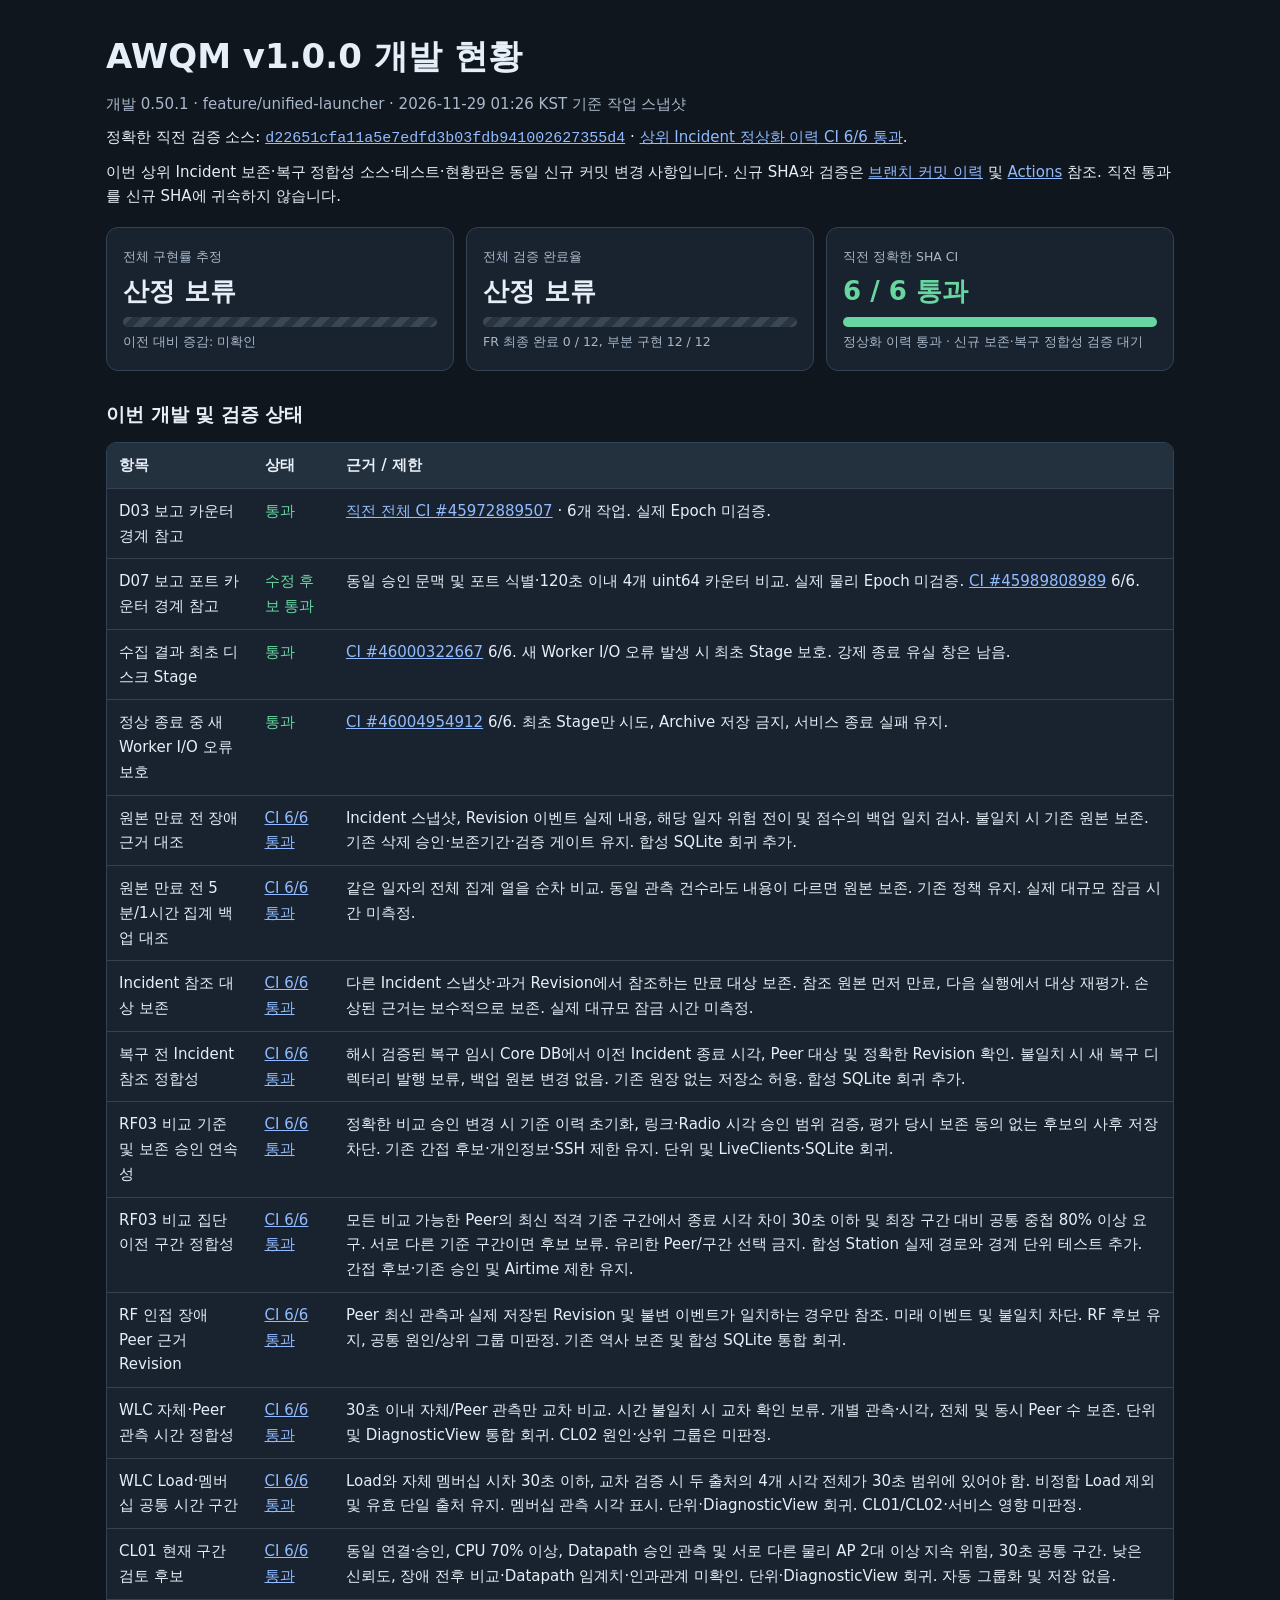
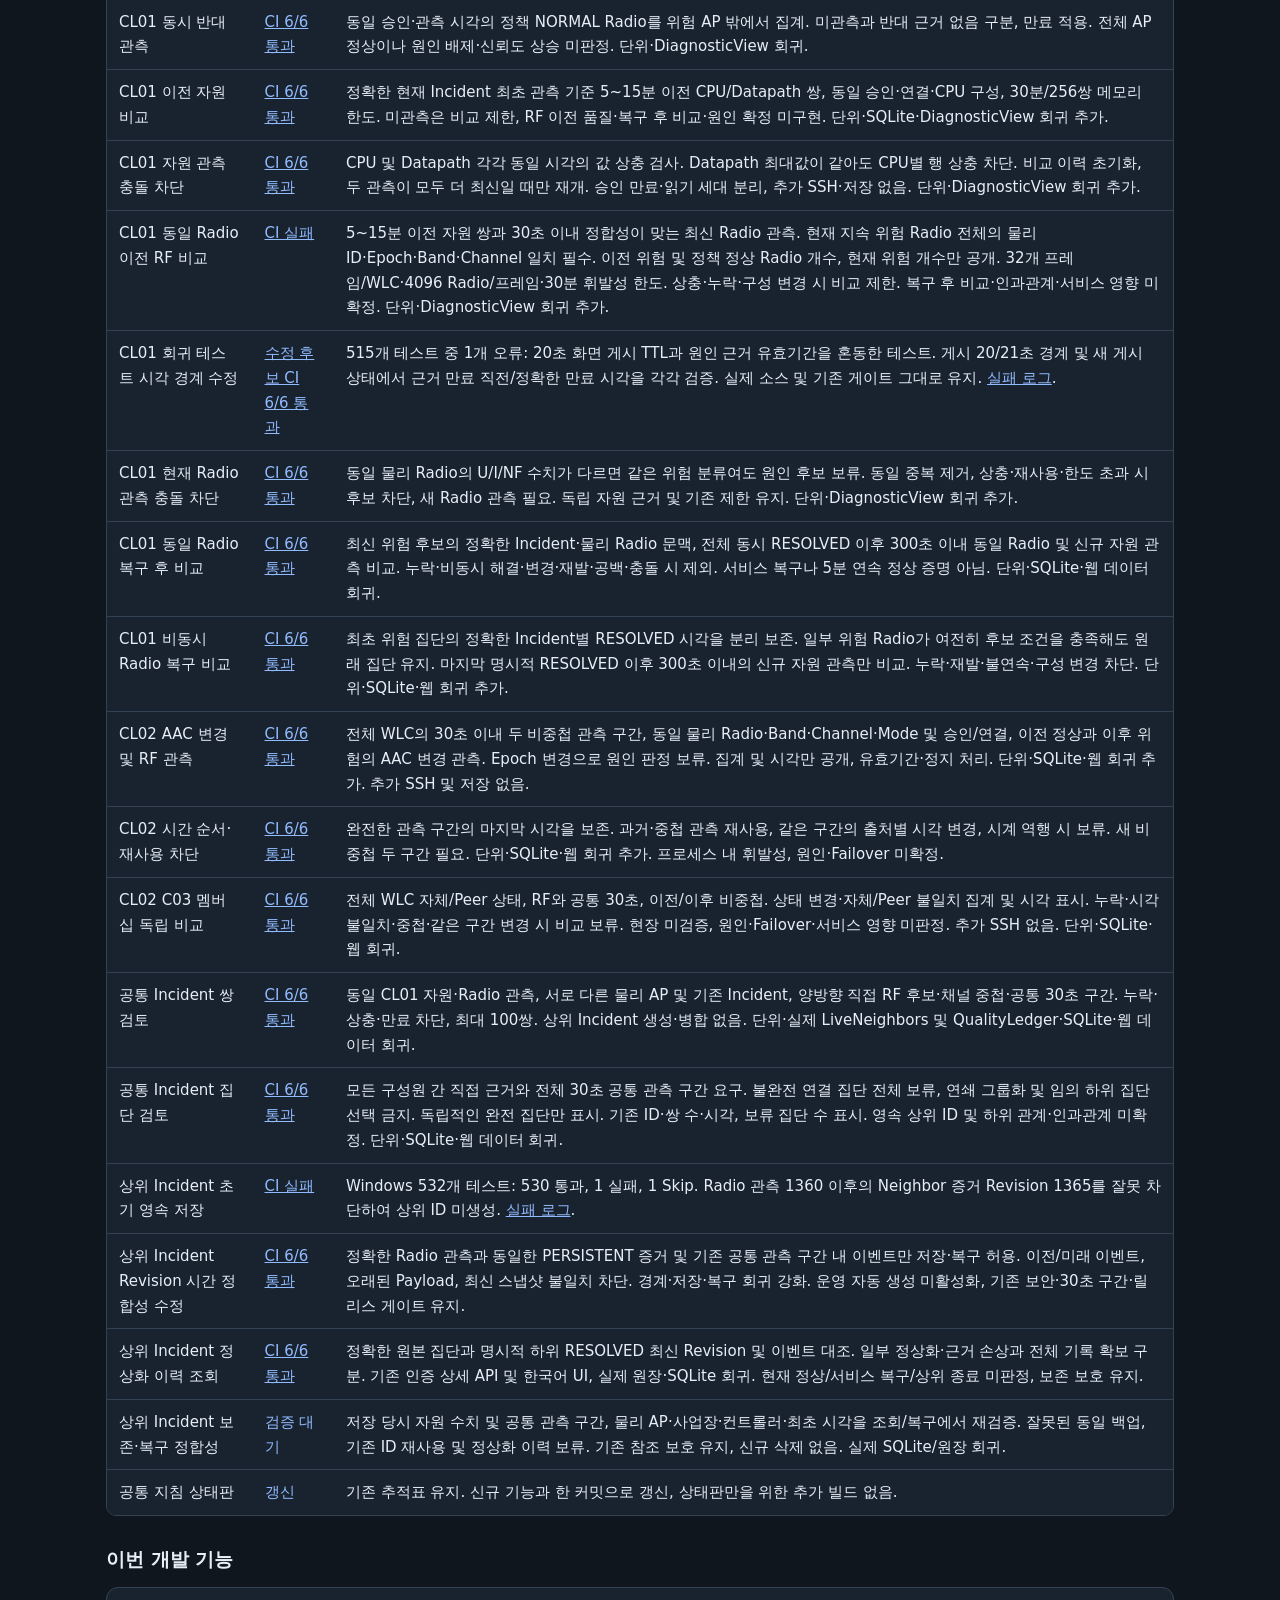
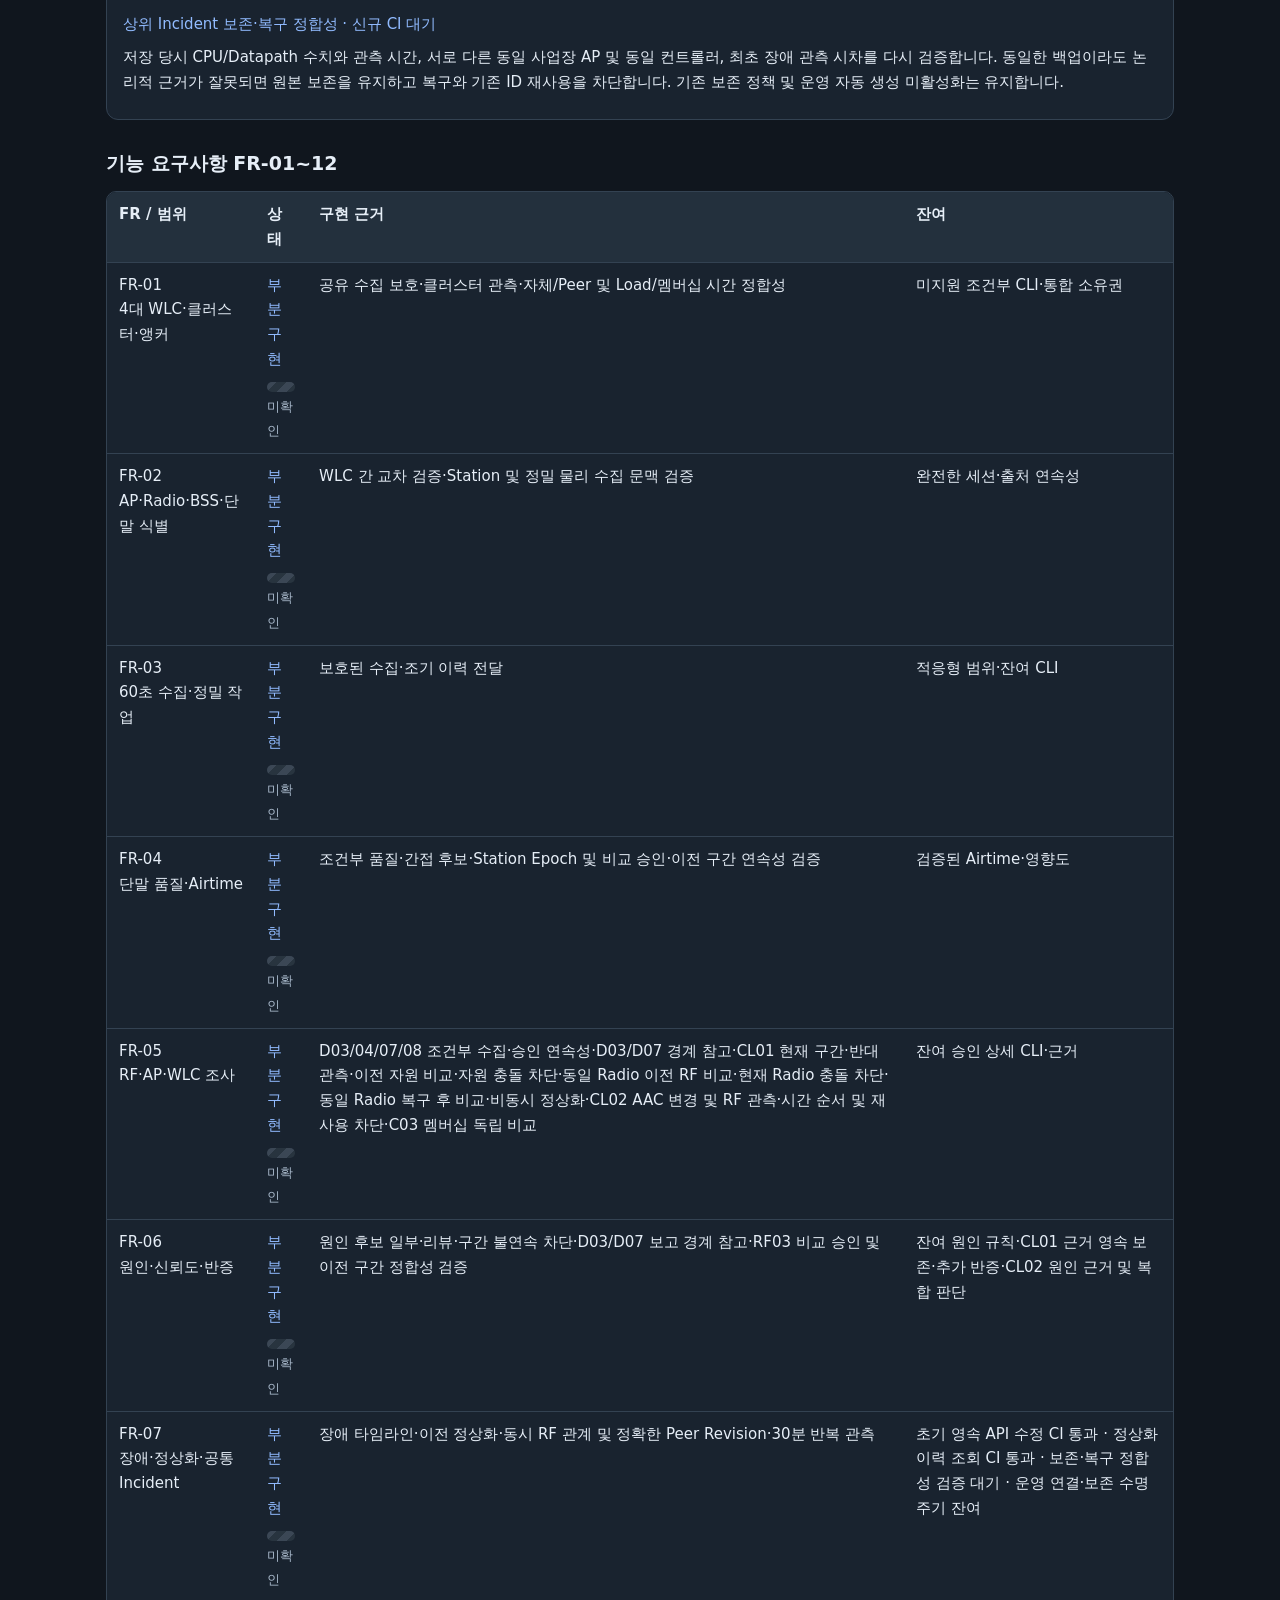
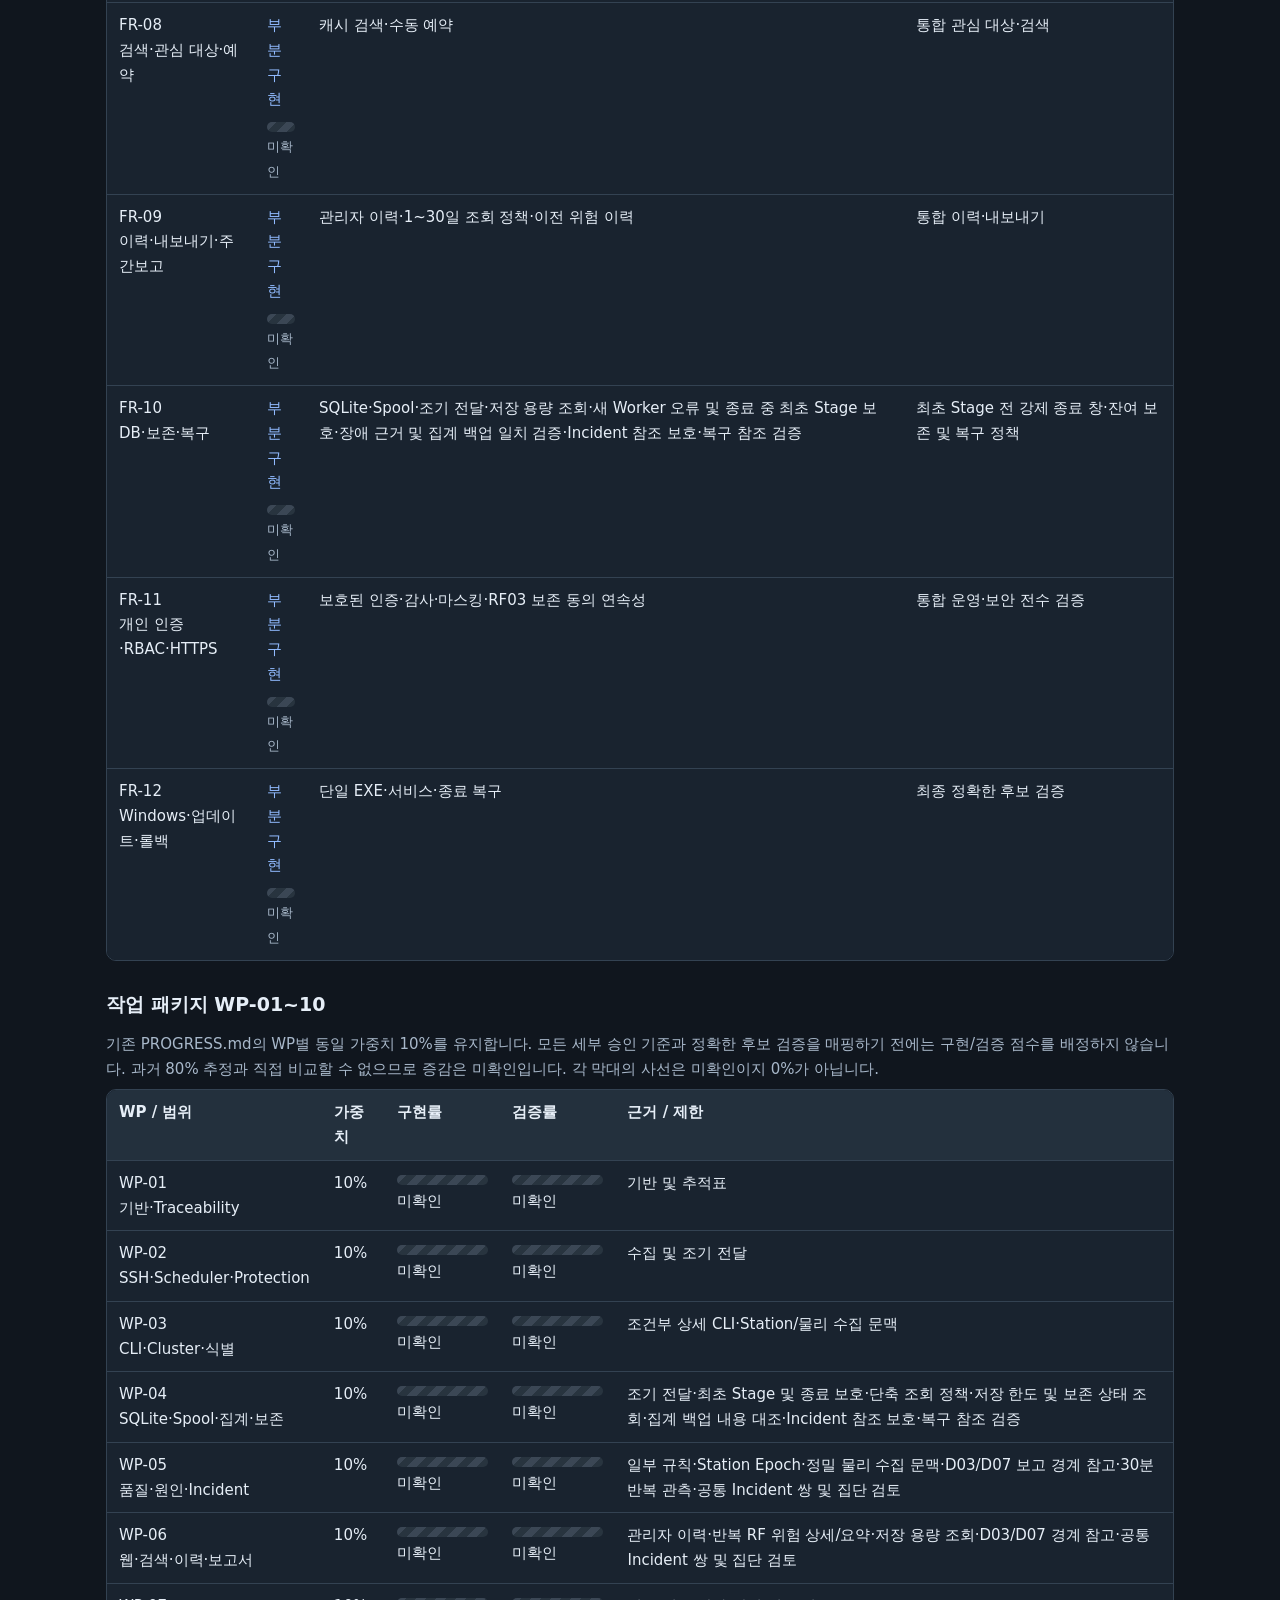
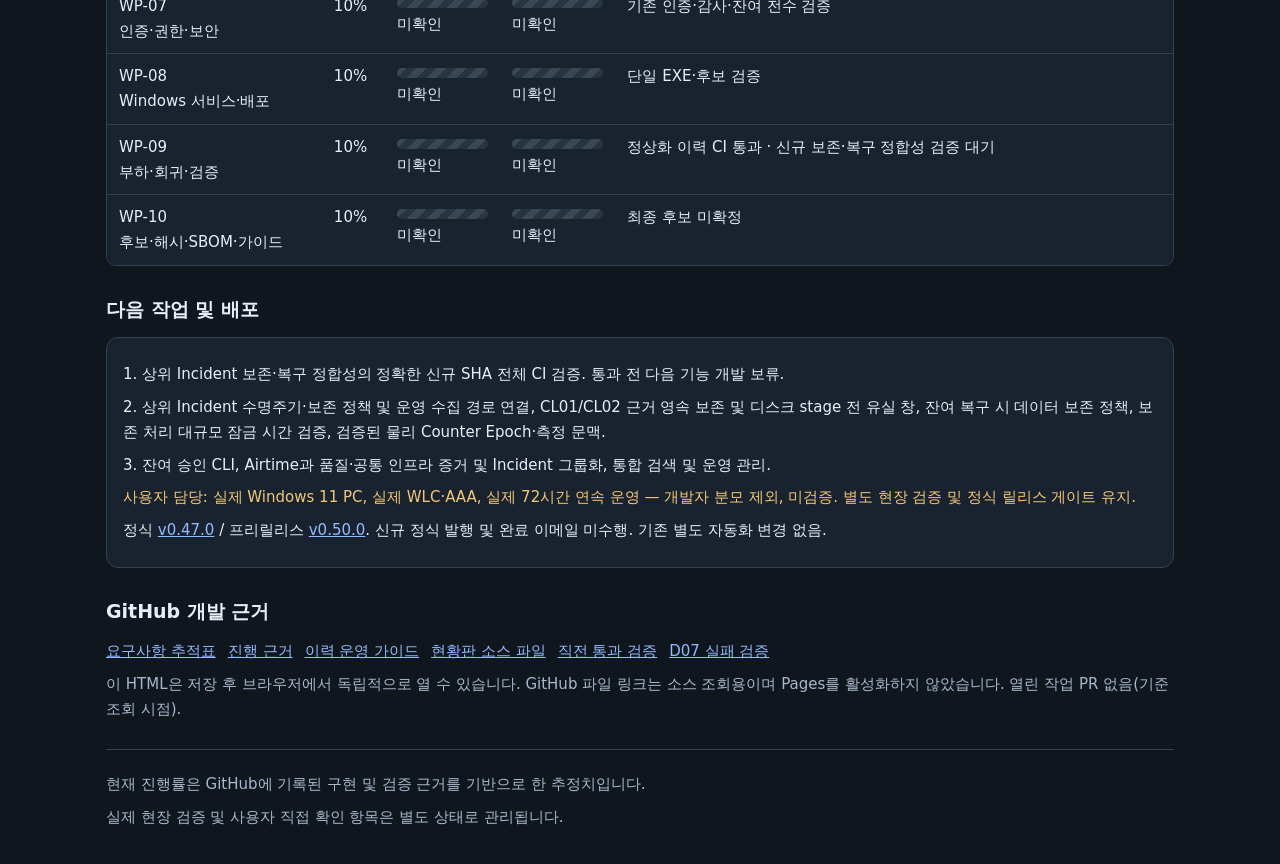
<file: status/index.html>
<!doctype html>
<html lang="ko"><head><meta charset="utf-8"><meta name="viewport" content="width=device-width,initial-scale=1"><title>AWQM v1.0.0 개발 현황</title>
<style>
:root{color-scheme:dark;--bg:#10161e;--panel:#19232f;--line:#334252;--muted:#a8b8ca;--text:#e6eef7;--green:#68d6a0;--blue:#91bbff;--amber:#f3c778}*{box-sizing:border-box}body{margin:0;background:var(--bg);color:var(--text);font:15px/1.65 system-ui,"Malgun Gothic",sans-serif}main{max-width:1100px;margin:auto;padding:28px 16px}h1{font-size:clamp(24px,4vw,34px);margin:0 0 6px}h2{font-size:19px;margin:28px 0 12px}p{margin:8px 0}a{color:var(--blue)}code{overflow-wrap:anywhere}small,.muted{color:var(--muted)}.cards{display:grid;grid-template-columns:repeat(auto-fit,minmax(205px,1fr));gap:12px;margin:18px 0}.card{border:1px solid var(--line);border-radius:12px;background:var(--panel);padding:16px}.metric{font-size:26px;font-weight:700;line-height:1.2;margin:7px 0}.bar{height:10px;background:#384653;border-radius:6px;margin:10px 0 2px;overflow:hidden}.bar.unknown{background:repeating-linear-gradient(135deg,#3b4755 0 7px,#28343f 7px 14px)}.bar.pass{background:var(--green)}.ok{color:var(--green)}.partial{color:var(--blue)}.warn{color:var(--amber)}.tablewrap{overflow-x:auto;border:1px solid var(--line);border-radius:10px}table{border-collapse:collapse;width:100%;text-align:left}th,td{padding:10px 12px;border-bottom:1px solid var(--line);vertical-align:top}th{background:#23303d}td{background:var(--panel)}tr:last-child td{border-bottom:none}.wp{min-width:115px}.wp .bar{margin:4px 0}.links{display:flex;flex-wrap:wrap;gap:12px}footer{border-top:1px solid var(--line);margin-top:28px;padding-top:14px;color:var(--muted)}@media(max-width:600px){main{padding:16px 10px}th,td{padding:8px;font-size:13px}.metric{font-size:22px}}
</style></head><body><main>
<header><h1>AWQM v1.0.0 개발 현황</h1><p class="muted">개발 0.50.1 · feature/unified-launcher · 2026-11-29 01:26 KST 기준 작업 스냅샷</p><p>정확한 직전 검증 소스: <a href="https://github.com/sebia1993/Aruba-Wireless-Quality-Monitor/commit/d22651cfa11a5e7edfd3b03fdb941002627355d4"><code>d22651cfa11a5e7edfd3b03fdb941002627355d4</code></a> · <a href="https://github.com/sebia1993/Aruba-Wireless-Quality-Monitor/actions/runs/46157470780">상위 Incident 정상화 이력 CI 6/6 통과</a>.</p><p>이번 상위 Incident 보존·복구 정합성 소스·테스트·현황판은 동일 신규 커밋 변경 사항입니다. 신규 SHA와 검증은 <a href="https://github.com/sebia1993/Aruba-Wireless-Quality-Monitor/commits/feature/unified-launcher/">브랜치 커밋 이력</a> 및 <a href="https://github.com/sebia1993/Aruba-Wireless-Quality-Monitor/actions">Actions</a> 참조. 직전 통과를 신규 SHA에 귀속하지 않습니다.</p></header>
<section class="cards" aria-label="개발 및 검증 지표">
<div class="card"><small>전체 구현률 추정</small><div class="metric">산정 보류</div><div class="bar unknown" role="img" aria-label="산정 불가, 전체 0~100% 미확인"></div><small>이전 대비 증감: 미확인</small></div>
<div class="card"><small>전체 검증 완료율</small><div class="metric">산정 보류</div><div class="bar unknown" role="img" aria-label="전체 검증률 미확인"></div><small>FR 최종 완료 0 / 12, 부분 구현 12 / 12</small></div>
<div class="card"><small>직전 정확한 SHA CI</small><div class="metric ok">6 / 6 통과</div><div class="bar pass" role="img" aria-label="직전 정확한 SHA 6개 통과"></div><small>정상화 이력 통과 · 신규 보존·복구 정합성 검증 대기</small></div>
</section>
<h2>이번 개발 및 검증 상태</h2><div class="tablewrap"><table><thead><tr><th>항목</th><th>상태</th><th>근거 / 제한</th></tr></thead><tbody>
<tr><td>D03 보고 카운터 경계 참고</td><td class="ok">통과</td><td><a href="https://github.com/sebia1993/Aruba-Wireless-Quality-Monitor/actions/runs/45972889507">직전 전체 CI #45972889507</a> · 6개 작업. 실제 Epoch 미검증.</td></tr>
<tr><td>D07 보고 포트 카운터 경계 참고</td><td class="ok">수정 후보 통과</td><td>동일 승인 문맥 및 포트 식별·120초 이내 4개 uint64 카운터 비교. 실제 물리 Epoch 미검증. <a href="https://github.com/sebia1993/Aruba-Wireless-Quality-Monitor/actions/runs/45989808989">CI #45989808989</a> 6/6.</td></tr>
<tr><td>수집 결과 최초 디스크 Stage</td><td class="ok">통과</td><td><a href="https://github.com/sebia1993/Aruba-Wireless-Quality-Monitor/actions/runs/46000322667">CI #46000322667</a> 6/6. 새 Worker I/O 오류 발생 시 최초 Stage 보호. 강제 종료 유실 창은 남음.</td></tr>
<tr><td>정상 종료 중 새 Worker I/O 오류 보호</td><td class="ok">통과</td><td><a href="https://github.com/sebia1993/Aruba-Wireless-Quality-Monitor/actions/runs/46004954912">CI #46004954912</a> 6/6. 최초 Stage만 시도, Archive 저장 금지, 서비스 종료 실패 유지.</td></tr>
<tr><td>원본 만료 전 장애 근거 대조</td><td class="ok"><a href="https://github.com/sebia1993/Aruba-Wireless-Quality-Monitor/actions/runs/46015656818">CI 6/6 통과</a></td><td>Incident 스냅샷, Revision 이벤트 실제 내용, 해당 일자 위험 전이 및 점수의 백업 일치 검사. 불일치 시 기존 원본 보존. 기존 삭제 승인·보존기간·검증 게이트 유지. 합성 SQLite 회귀 추가.</td></tr>
<tr><td>원본 만료 전 5분/1시간 집계 백업 대조</td><td class="ok"><a href="https://github.com/sebia1993/Aruba-Wireless-Quality-Monitor/actions/runs/46025732135">CI 6/6 통과</a></td><td>같은 일자의 전체 집계 열을 순차 비교. 동일 관측 건수라도 내용이 다르면 원본 보존. 기존 정책 유지. 실제 대규모 잠금 시간 미측정.</td></tr>
<tr><td>Incident 참조 대상 보존</td><td class="ok"><a href="https://github.com/sebia1993/Aruba-Wireless-Quality-Monitor/actions/runs/46031654975">CI 6/6 통과</a></td><td>다른 Incident 스냅샷·과거 Revision에서 참조하는 만료 대상 보존. 참조 원본 먼저 만료, 다음 실행에서 대상 재평가. 손상된 근거는 보수적으로 보존. 실제 대규모 잠금 시간 미측정.</td></tr>
<tr><td>복구 전 Incident 참조 정합성</td><td class="ok"><a href="https://github.com/sebia1993/Aruba-Wireless-Quality-Monitor/actions/runs/46039610462">CI 6/6 통과</a></td><td>해시 검증된 복구 임시 Core DB에서 이전 Incident 종료 시각, Peer 대상 및 정확한 Revision 확인. 불일치 시 새 복구 디렉터리 발행 보류, 백업 원본 변경 없음. 기존 원장 없는 저장소 허용. 합성 SQLite 회귀 추가.</td></tr>
<tr><td>RF03 비교 기준 및 보존 승인 연속성</td><td class="ok"><a href="https://github.com/sebia1993/Aruba-Wireless-Quality-Monitor/actions/runs/46047320034">CI 6/6 통과</a></td><td>정확한 비교 승인 변경 시 기준 이력 초기화, 링크·Radio 시각 승인 범위 검증, 평가 당시 보존 동의 없는 후보의 사후 저장 차단. 기존 간접 후보·개인정보·SSH 제한 유지. 단위 및 LiveClients·SQLite 회귀.</td></tr>
<tr><td>RF03 비교 집단 이전 구간 정합성</td><td class="ok"><a href="https://github.com/sebia1993/Aruba-Wireless-Quality-Monitor/actions/runs/46054628630">CI 6/6 통과</a></td><td>모든 비교 가능한 Peer의 최신 적격 기준 구간에서 종료 시각 차이 30초 이하 및 최장 구간 대비 공통 중첩 80% 이상 요구. 서로 다른 기준 구간이면 후보 보류. 유리한 Peer/구간 선택 금지. 합성 Station 실제 경로와 경계 단위 테스트 추가. 간접 후보·기존 승인 및 Airtime 제한 유지.</td></tr>
<tr><td>RF 인접 장애 Peer 근거 Revision</td><td class="ok"><a href="https://github.com/sebia1993/Aruba-Wireless-Quality-Monitor/actions/runs/46064421752">CI 6/6 통과</a></td><td>Peer 최신 관측과 실제 저장된 Revision 및 불변 이벤트가 일치하는 경우만 참조. 미래 이벤트 및 불일치 차단. RF 후보 유지, 공통 원인/상위 그룹 미판정. 기존 역사 보존 및 합성 SQLite 통합 회귀.</td></tr>
<tr><td>WLC 자체·Peer 관측 시간 정합성</td><td class="ok"><a href="https://github.com/sebia1993/Aruba-Wireless-Quality-Monitor/actions/runs/46072202612">CI 6/6 통과</a></td><td>30초 이내 자체/Peer 관측만 교차 비교. 시간 불일치 시 교차 확인 보류. 개별 관측·시각, 전체 및 동시 Peer 수 보존. 단위 및 DiagnosticView 통합 회귀. CL02 원인·상위 그룹은 미판정.</td></tr>
<tr><td>WLC Load·멤버십 공통 시간 구간</td><td class="ok"><a href="https://github.com/sebia1993/Aruba-Wireless-Quality-Monitor/actions/runs/46078815261">CI 6/6 통과</a></td><td>Load와 자체 멤버십 시차 30초 이하, 교차 검증 시 두 출처의 4개 시각 전체가 30초 범위에 있어야 함. 비정합 Load 제외 및 유효 단일 출처 유지. 멤버십 관측 시각 표시. 단위·DiagnosticView 회귀. CL01/CL02·서비스 영향 미판정.</td></tr>
<tr><td>CL01 현재 구간 검토 후보</td><td class="ok"><a href="https://github.com/sebia1993/Aruba-Wireless-Quality-Monitor/actions/runs/46081371877">CI 6/6 통과</a></td><td>동일 연결·승인, CPU 70% 이상, Datapath 승인 관측 및 서로 다른 물리 AP 2대 이상 지속 위험, 30초 공통 구간. 낮은 신뢰도, 장애 전후 비교·Datapath 임계치·인과관계 미확인. 단위·DiagnosticView 회귀. 자동 그룹화 및 저장 없음.</td></tr>
<tr><td>CL01 동시 반대 관측</td><td class="ok"><a href="https://github.com/sebia1993/Aruba-Wireless-Quality-Monitor/actions/runs/46088494211">CI 6/6 통과</a></td><td>동일 승인·관측 시각의 정책 NORMAL Radio를 위험 AP 밖에서 집계. 미관측과 반대 근거 없음 구분, 만료 적용. 전체 AP 정상이나 원인 배제·신뢰도 상승 미판정. 단위·DiagnosticView 회귀.</td></tr>
<tr><td>CL01 이전 자원 비교</td><td class="ok"><a href="https://github.com/sebia1993/Aruba-Wireless-Quality-Monitor/actions/runs/46093547977">CI 6/6 통과</a></td><td>정확한 현재 Incident 최초 관측 기준 5~15분 이전 CPU/Datapath 쌍, 동일 승인·연결·CPU 구성, 30분/256쌍 메모리 한도. 미관측은 비교 제한, RF 이전 품질·복구 후 비교·원인 확정 미구현. 단위·SQLite·DiagnosticView 회귀 추가.</td></tr>
<tr><td>CL01 자원 관측 충돌 차단</td><td class="ok"><a href="https://github.com/sebia1993/Aruba-Wireless-Quality-Monitor/actions/runs/46097633092">CI 6/6 통과</a></td><td>CPU 및 Datapath 각각 동일 시각의 값 상충 검사. Datapath 최대값이 같아도 CPU별 행 상충 차단. 비교 이력 초기화, 두 관측이 모두 더 최신일 때만 재개. 승인 만료·읽기 세대 분리, 추가 SSH·저장 없음. 단위·DiagnosticView 회귀 추가.</td></tr>
<tr><td>CL01 동일 Radio 이전 RF 비교</td><td class="warn"><a href="https://github.com/sebia1993/Aruba-Wireless-Quality-Monitor/actions/runs/46104356464">CI 실패</a></td><td>5~15분 이전 자원 쌍과 30초 이내 정합성이 맞는 최신 Radio 관측. 현재 지속 위험 Radio 전체의 물리 ID·Epoch·Band·Channel 일치 필수. 이전 위험 및 정책 정상 Radio 개수, 현재 위험 개수만 공개. 32개 프레임/WLC·4096 Radio/프레임·30분 휘발성 한도. 상충·누락·구성 변경 시 비교 제한. 복구 후 비교·인과관계·서비스 영향 미확정. 단위·DiagnosticView 회귀 추가.</td></tr>
<tr><td>CL01 회귀 테스트 시각 경계 수정</td><td class="ok"><a href="https://github.com/sebia1993/Aruba-Wireless-Quality-Monitor/actions/runs/46108130173">수정 후보 CI 6/6 통과</a></td><td>515개 테스트 중 1개 오류: 20초 화면 게시 TTL과 원인 근거 유효기간을 혼동한 테스트. 게시 20/21초 경계 및 새 게시 상태에서 근거 만료 직전/정확한 만료 시각을 각각 검증. 실제 소스 및 기존 게이트 그대로 유지. <a href="https://github.com/sebia1993/Aruba-Wireless-Quality-Monitor/actions/runs/46104356464/job/140853652453">실패 로그</a>.</td></tr>
<tr><td>CL01 현재 Radio 관측 충돌 차단</td><td class="ok"><a href="https://github.com/sebia1993/Aruba-Wireless-Quality-Monitor/actions/runs/46112550232">CI 6/6 통과</a></td><td>동일 물리 Radio의 U/I/NF 수치가 다르면 같은 위험 분류여도 원인 후보 보류. 동일 중복 제거, 상충·재사용·한도 초과 시 후보 차단, 새 Radio 관측 필요. 독립 자원 근거 및 기존 제한 유지. 단위·DiagnosticView 회귀 추가.</td></tr>
<tr><td>CL01 동일 Radio 복구 후 비교</td><td class="ok"><a href="https://github.com/sebia1993/Aruba-Wireless-Quality-Monitor/actions/runs/46118798846">CI 6/6 통과</a></td><td>최신 위험 후보의 정확한 Incident·물리 Radio 문맥, 전체 동시 RESOLVED 이후 300초 이내 동일 Radio 및 신규 자원 관측 비교. 누락·비동시 해결·변경·재발·공백·충돌 시 제외. 서비스 복구나 5분 연속 정상 증명 아님. 단위·SQLite·웹 데이터 회귀.</td></tr>
<tr><td>CL01 비동시 Radio 복구 비교</td><td class="ok"><a href="https://github.com/sebia1993/Aruba-Wireless-Quality-Monitor/actions/runs/46120282086">CI 6/6 통과</a></td><td>최초 위험 집단의 정확한 Incident별 RESOLVED 시각을 분리 보존. 일부 위험 Radio가 여전히 후보 조건을 충족해도 원래 집단 유지. 마지막 명시적 RESOLVED 이후 300초 이내의 신규 자원 관측만 비교. 누락·재발·불연속·구성 변경 차단. 단위·SQLite·웹 회귀 추가.</td></tr>
<tr><td>CL02 AAC 변경 및 RF 관측</td><td class="ok"><a href="https://github.com/sebia1993/Aruba-Wireless-Quality-Monitor/actions/runs/46127065294">CI 6/6 통과</a></td><td>전체 WLC의 30초 이내 두 비중첩 관측 구간, 동일 물리 Radio·Band·Channel·Mode 및 승인/연결, 이전 정상과 이후 위험의 AAC 변경 관측. Epoch 변경으로 원인 판정 보류. 집계 및 시각만 공개, 유효기간·정지 처리. 단위·SQLite·웹 회귀 추가. 추가 SSH 및 저장 없음.</td></tr>
<tr><td>CL02 시간 순서·재사용 차단</td><td class="ok"><a href="https://github.com/sebia1993/Aruba-Wireless-Quality-Monitor/actions/runs/46130613046">CI 6/6 통과</a></td><td>완전한 관측 구간의 마지막 시각을 보존. 과거·중첩 관측 재사용, 같은 구간의 출처별 시각 변경, 시계 역행 시 보류. 새 비중첩 두 구간 필요. 단위·SQLite·웹 회귀 추가. 프로세스 내 휘발성, 원인·Failover 미확정.</td></tr>
<tr><td>CL02 C03 멤버십 독립 비교</td><td class="ok"><a href="https://github.com/sebia1993/Aruba-Wireless-Quality-Monitor/actions/runs/46133218039">CI 6/6 통과</a></td><td>전체 WLC 자체/Peer 상태, RF와 공통 30초, 이전/이후 비중첩. 상태 변경·자체/Peer 불일치 집계 및 시각 표시. 누락·시각 불일치·중첩·같은 구간 변경 시 비교 보류. 현장 미검증, 원인·Failover·서비스 영향 미판정. 추가 SSH 없음. 단위·SQLite·웹 회귀.</td></tr>
<tr><td>공통 Incident 쌍 검토</td><td class="ok"><a href="https://github.com/sebia1993/Aruba-Wireless-Quality-Monitor/actions/runs/46138060720">CI 6/6 통과</a></td><td>동일 CL01 자원·Radio 관측, 서로 다른 물리 AP 및 기존 Incident, 양방향 직접 RF 후보·채널 중첩·공통 30초 구간. 누락·상충·만료 차단, 최대 100쌍. 상위 Incident 생성·병합 없음. 단위·실제 LiveNeighbors 및 QualityLedger·SQLite·웹 데이터 회귀.</td></tr>
<tr><td>공통 Incident 집단 검토</td><td class="ok"><a href="https://github.com/sebia1993/Aruba-Wireless-Quality-Monitor/actions/runs/46144803653">CI 6/6 통과</a></td><td>모든 구성원 간 직접 근거와 전체 30초 공통 관측 구간 요구. 불완전 연결 집단 전체 보류, 연쇄 그룹화 및 임의 하위 집단 선택 금지. 독립적인 완전 집단만 표시. 기존 ID·쌍 수·시각, 보류 집단 수 표시. 영속 상위 ID 및 하위 관계·인과관계 미확정. 단위·SQLite·웹 데이터 회귀.</td></tr>
<tr><td>상위 Incident 초기 영속 저장</td><td class="warn"><a href="https://github.com/sebia1993/Aruba-Wireless-Quality-Monitor/actions/runs/46151908076">CI 실패</a></td><td>Windows 532개 테스트: 530 통과, 1 실패, 1 Skip. Radio 관측 1360 이후의 Neighbor 증거 Revision 1365를 잘못 차단하여 상위 ID 미생성. <a href="https://github.com/sebia1993/Aruba-Wireless-Quality-Monitor/actions/runs/46151908076/job/141000163795">실패 로그</a>.</td></tr>
<tr><td>상위 Incident Revision 시간 정합성 수정</td><td class="ok"><a href="https://github.com/sebia1993/Aruba-Wireless-Quality-Monitor/actions/runs/46154205148">CI 6/6 통과</a></td><td>정확한 Radio 관측과 동일한 PERSISTENT 증거 및 기존 공통 관측 구간 내 이벤트만 저장·복구 허용. 이전/미래 이벤트, 오래된 Payload, 최신 스냅샷 불일치 차단. 경계·저장·복구 회귀 강화. 운영 자동 생성 미활성화, 기존 보안·30초 구간·릴리스 게이트 유지.</td></tr>
<tr><td>상위 Incident 정상화 이력 조회</td><td class="ok"><a href="https://github.com/sebia1993/Aruba-Wireless-Quality-Monitor/actions/runs/46157470780">CI 6/6 통과</a></td><td>정확한 원본 집단과 명시적 하위 RESOLVED 최신 Revision 및 이벤트 대조. 일부 정상화·근거 손상과 전체 기록 확보 구분. 기존 인증 상세 API 및 한국어 UI, 실제 원장·SQLite 회귀. 현재 정상/서비스 복구/상위 종료 미판정, 보존 보호 유지.</td></tr>
<tr><td>상위 Incident 보존·복구 정합성</td><td class="partial">검증 대기</td><td>저장 당시 자원 수치 및 공통 관측 구간, 물리 AP·사업장·컨트롤러·최초 시각을 조회/복구에서 재검증. 잘못된 동일 백업, 기존 ID 재사용 및 정상화 이력 보류. 기존 참조 보호 유지, 신규 삭제 없음. 실제 SQLite/원장 회귀.</td></tr>
<tr><td>공통 지침 상태판</td><td class="partial">갱신</td><td>기존 추적표 유지. 신규 기능과 한 커밋으로 갱신, 상태판만을 위한 추가 빌드 없음.</td></tr>
</tbody></table></div>
<h2>이번 개발 기능</h2><div class="card"><p class="partial">상위 Incident 보존·복구 정합성 · 신규 CI 대기</p><p>저장 당시 CPU/Datapath 수치와 관측 시간, 서로 다른 동일 사업장 AP 및 동일 컨트롤러, 최초 장애 관측 시차를 다시 검증합니다. 동일한 백업이라도 논리적 근거가 잘못되면 원본 보존을 유지하고 복구와 기존 ID 재사용을 차단합니다. 기존 보존 정책 및 운영 자동 생성 미활성화는 유지합니다.</p></div><h2>기능 요구사항 FR-01~12</h2><div class="tablewrap"><table><thead><tr><th>FR / 범위</th><th>상태</th><th>구현 근거</th><th>잔여</th></tr></thead><tbody><tr><td>FR-01<br>4대 WLC·클러스터·앵커</td><td class="partial">부분 구현<div class="bar unknown" role="img" aria-label="세부 구현률 산정 불가"></div><small>미확인</small></td><td>공유 수집 보호·클러스터 관측·자체/Peer 및 Load/멤버십 시간 정합성</td><td>미지원 조건부 CLI·통합 소유권</td></tr><tr><td>FR-02<br>AP·Radio·BSS·단말 식별</td><td class="partial">부분 구현<div class="bar unknown" role="img" aria-label="세부 구현률 산정 불가"></div><small>미확인</small></td><td>WLC 간 교차 검증·Station 및 정밀 물리 수집 문맥 검증</td><td>완전한 세션·출처 연속성</td></tr><tr><td>FR-03<br>60초 수집·정밀 작업</td><td class="partial">부분 구현<div class="bar unknown" role="img" aria-label="세부 구현률 산정 불가"></div><small>미확인</small></td><td>보호된 수집·조기 이력 전달</td><td>적응형 범위·잔여 CLI</td></tr><tr><td>FR-04<br>단말 품질·Airtime</td><td class="partial">부분 구현<div class="bar unknown" role="img" aria-label="세부 구현률 산정 불가"></div><small>미확인</small></td><td>조건부 품질·간접 후보·Station Epoch 및 비교 승인·이전 구간 연속성 검증</td><td>검증된 Airtime·영향도</td></tr><tr><td>FR-05<br>RF·AP·WLC 조사</td><td class="partial">부분 구현<div class="bar unknown" role="img" aria-label="세부 구현률 산정 불가"></div><small>미확인</small></td><td>D03/04/07/08 조건부 수집·승인 연속성·D03/D07 경계 참고·CL01 현재 구간·반대 관측·이전 자원 비교·자원 충돌 차단·동일 Radio 이전 RF 비교·현재 Radio 충돌 차단·동일 Radio 복구 후 비교·비동시 정상화·CL02 AAC 변경 및 RF 관측·시간 순서 및 재사용 차단·C03 멤버십 독립 비교</td><td>잔여 승인 상세 CLI·근거</td></tr><tr><td>FR-06<br>원인·신뢰도·반증</td><td class="partial">부분 구현<div class="bar unknown" role="img" aria-label="세부 구현률 산정 불가"></div><small>미확인</small></td><td>원인 후보 일부·리뷰·구간 불연속 차단·D03/D07 보고 경계 참고·RF03 비교 승인 및 이전 구간 정합성 검증</td><td>잔여 원인 규칙·CL01 근거 영속 보존·추가 반증·CL02 원인 근거 및 복합 판단</td></tr><tr><td>FR-07<br>장애·정상화·공통 Incident</td><td class="partial">부분 구현<div class="bar unknown" role="img" aria-label="세부 구현률 산정 불가"></div><small>미확인</small></td><td>장애 타임라인·이전 정상화·동시 RF 관계 및 정확한 Peer Revision·30분 반복 관측</td><td>초기 영속 API 수정 CI 통과 · 정상화 이력 조회 CI 통과 · 보존·복구 정합성 검증 대기 · 운영 연결·보존 수명주기 잔여</td></tr><tr><td>FR-08<br>검색·관심 대상·예약</td><td class="partial">부분 구현<div class="bar unknown" role="img" aria-label="세부 구현률 산정 불가"></div><small>미확인</small></td><td>캐시 검색·수동 예약</td><td>통합 관심 대상·검색</td></tr><tr><td>FR-09<br>이력·내보내기·주간보고</td><td class="partial">부분 구현<div class="bar unknown" role="img" aria-label="세부 구현률 산정 불가"></div><small>미확인</small></td><td>관리자 이력·1~30일 조회 정책·이전 위험 이력</td><td>통합 이력·내보내기</td></tr><tr><td>FR-10<br>DB·보존·복구</td><td class="partial">부분 구현<div class="bar unknown" role="img" aria-label="세부 구현률 산정 불가"></div><small>미확인</small></td><td>SQLite·Spool·조기 전달·저장 용량 조회·새 Worker 오류 및 종료 중 최초 Stage 보호·장애 근거 및 집계 백업 일치 검증·Incident 참조 보호·복구 참조 검증</td><td>최초 Stage 전 강제 종료 창·잔여 보존 및 복구 정책</td></tr><tr><td>FR-11<br>개인 인증·RBAC·HTTPS</td><td class="partial">부분 구현<div class="bar unknown" role="img" aria-label="세부 구현률 산정 불가"></div><small>미확인</small></td><td>보호된 인증·감사·마스킹·RF03 보존 동의 연속성</td><td>통합 운영·보안 전수 검증</td></tr><tr><td>FR-12<br>Windows·업데이트·롤백</td><td class="partial">부분 구현<div class="bar unknown" role="img" aria-label="세부 구현률 산정 불가"></div><small>미확인</small></td><td>단일 EXE·서비스·종료 복구</td><td>최종 정확한 후보 검증</td></tr></tbody></table></div>
<h2>작업 패키지 WP-01~10</h2><p class="muted">기존 PROGRESS.md의 WP별 동일 가중치 10%를 유지합니다. 모든 세부 승인 기준과 정확한 후보 검증을 매핑하기 전에는 구현/검증 점수를 배정하지 않습니다. 과거 80% 추정과 직접 비교할 수 없으므로 증감은 미확인입니다. 각 막대의 사선은 미확인이지 0%가 아닙니다.</p>
<div class="tablewrap"><table><thead><tr><th>WP / 범위</th><th>가중치</th><th>구현률</th><th>검증률</th><th>근거 / 제한</th></tr></thead><tbody><tr><td>WP-01<br>기반·Traceability</td><td>10%</td><td class="wp"><div class="bar unknown" aria-hidden="true"></div>미확인</td><td class="wp"><div class="bar unknown" aria-hidden="true"></div>미확인</td><td>기반 및 추적표</td></tr><tr><td>WP-02<br>SSH·Scheduler·Protection</td><td>10%</td><td class="wp"><div class="bar unknown" aria-hidden="true"></div>미확인</td><td class="wp"><div class="bar unknown" aria-hidden="true"></div>미확인</td><td>수집 및 조기 전달</td></tr><tr><td>WP-03<br>CLI·Cluster·식별</td><td>10%</td><td class="wp"><div class="bar unknown" aria-hidden="true"></div>미확인</td><td class="wp"><div class="bar unknown" aria-hidden="true"></div>미확인</td><td>조건부 상세 CLI·Station/물리 수집 문맥</td></tr><tr><td>WP-04<br>SQLite·Spool·집계·보존</td><td>10%</td><td class="wp"><div class="bar unknown" aria-hidden="true"></div>미확인</td><td class="wp"><div class="bar unknown" aria-hidden="true"></div>미확인</td><td>조기 전달·최초 Stage 및 종료 보호·단축 조회 정책·저장 한도 및 보존 상태 조회·집계 백업 내용 대조·Incident 참조 보호·복구 참조 검증</td></tr><tr><td>WP-05<br>품질·원인·Incident</td><td>10%</td><td class="wp"><div class="bar unknown" aria-hidden="true"></div>미확인</td><td class="wp"><div class="bar unknown" aria-hidden="true"></div>미확인</td><td>일부 규칙·Station Epoch·정밀 물리 수집 문맥·D03/D07 보고 경계 참고·30분 반복 관측·공통 Incident 쌍 및 집단 검토</td></tr><tr><td>WP-06<br>웹·검색·이력·보고서</td><td>10%</td><td class="wp"><div class="bar unknown" aria-hidden="true"></div>미확인</td><td class="wp"><div class="bar unknown" aria-hidden="true"></div>미확인</td><td>관리자 이력·반복 RF 위험 상세/요약·저장 용량 조회·D03/D07 경계 참고·공통 Incident 쌍 및 집단 검토</td></tr><tr><td>WP-07<br>인증·권한·보안</td><td>10%</td><td class="wp"><div class="bar unknown" aria-hidden="true"></div>미확인</td><td class="wp"><div class="bar unknown" aria-hidden="true"></div>미확인</td><td>기존 인증·감사·잔여 전수 검증</td></tr><tr><td>WP-08<br>Windows 서비스·배포</td><td>10%</td><td class="wp"><div class="bar unknown" aria-hidden="true"></div>미확인</td><td class="wp"><div class="bar unknown" aria-hidden="true"></div>미확인</td><td>단일 EXE·후보 검증</td></tr><tr><td>WP-09<br>부하·회귀·검증</td><td>10%</td><td class="wp"><div class="bar unknown" aria-hidden="true"></div>미확인</td><td class="wp"><div class="bar unknown" aria-hidden="true"></div>미확인</td><td>정상화 이력 CI 통과 · 신규 보존·복구 정합성 검증 대기</td></tr><tr><td>WP-10<br>후보·해시·SBOM·가이드</td><td>10%</td><td class="wp"><div class="bar unknown" aria-hidden="true"></div>미확인</td><td class="wp"><div class="bar unknown" aria-hidden="true"></div>미확인</td><td>최종 후보 미확정</td></tr></tbody></table></div>
<h2>다음 작업 및 배포</h2><div class="card"><p>1. 상위 Incident 보존·복구 정합성의 정확한 신규 SHA 전체 CI 검증. 통과 전 다음 기능 개발 보류.</p><p>2. 상위 Incident 수명주기·보존 정책 및 운영 수집 경로 연결, CL01/CL02 근거 영속 보존 및 디스크 stage 전 유실 창, 잔여 복구 시 데이터 보존 정책, 보존 처리 대규모 잠금 시간 검증, 검증된 물리 Counter Epoch·측정 문맥.</p><p>3. 잔여 승인 CLI, Airtime과 품질·공통 인프라 증거 및 Incident 그룹화, 통합 검색 및 운영 관리.</p><p class="warn">사용자 담당: 실제 Windows 11 PC, 실제 WLC·AAA, 실제 72시간 연속 운영 — 개발자 분모 제외, 미검증. 별도 현장 검증 및 정식 릴리스 게이트 유지.</p><p>정식 <a href="https://github.com/sebia1993/Aruba-Wireless-Quality-Monitor/releases/tag/v0.47.0">v0.47.0</a> / 프리릴리스 <a href="https://github.com/sebia1993/Aruba-Wireless-Quality-Monitor/releases/tag/v0.50.0">v0.50.0</a>. 신규 정식 발행 및 완료 이메일 미수행. 기존 별도 자동화 변경 없음.</p></div>
<h2>GitHub 개발 근거</h2><div class="links"><a href="https://github.com/sebia1993/Aruba-Wireless-Quality-Monitor/blob/feature/unified-launcher/docs/V1_REQUIREMENTS_TRACKER.md">요구사항 추적표</a><a href="https://github.com/sebia1993/Aruba-Wireless-Quality-Monitor/blob/feature/unified-launcher/docs/PROGRESS.md">진행 근거</a><a href="https://github.com/sebia1993/Aruba-Wireless-Quality-Monitor/blob/feature/unified-launcher/docs/SELECTED_DETAIL_HISTORY.md">이력 운영 가이드</a><a href="https://github.com/sebia1993/Aruba-Wireless-Quality-Monitor/blob/feature/unified-launcher/status/index.html">현황판 소스 파일</a><a href="https://github.com/sebia1993/Aruba-Wireless-Quality-Monitor/actions/runs/46157470780">직전 통과 검증</a><a href="https://github.com/sebia1993/Aruba-Wireless-Quality-Monitor/actions/runs/45983198914">D07 실패 검증</a></div><p class="muted">이 HTML은 저장 후 브라우저에서 독립적으로 열 수 있습니다. GitHub 파일 링크는 소스 조회용이며 Pages를 활성화하지 않았습니다. 열린 작업 PR 없음(기준 조회 시점).</p>
<footer><p>현재 진행률은 GitHub에 기록된 구현 및 검증 근거를 기반으로 한 추정치입니다.</p><p>실제 현장 검증 및 사용자 직접 확인 항목은 별도 상태로 관리됩니다.</p></footer></main></body></html>
</file>
